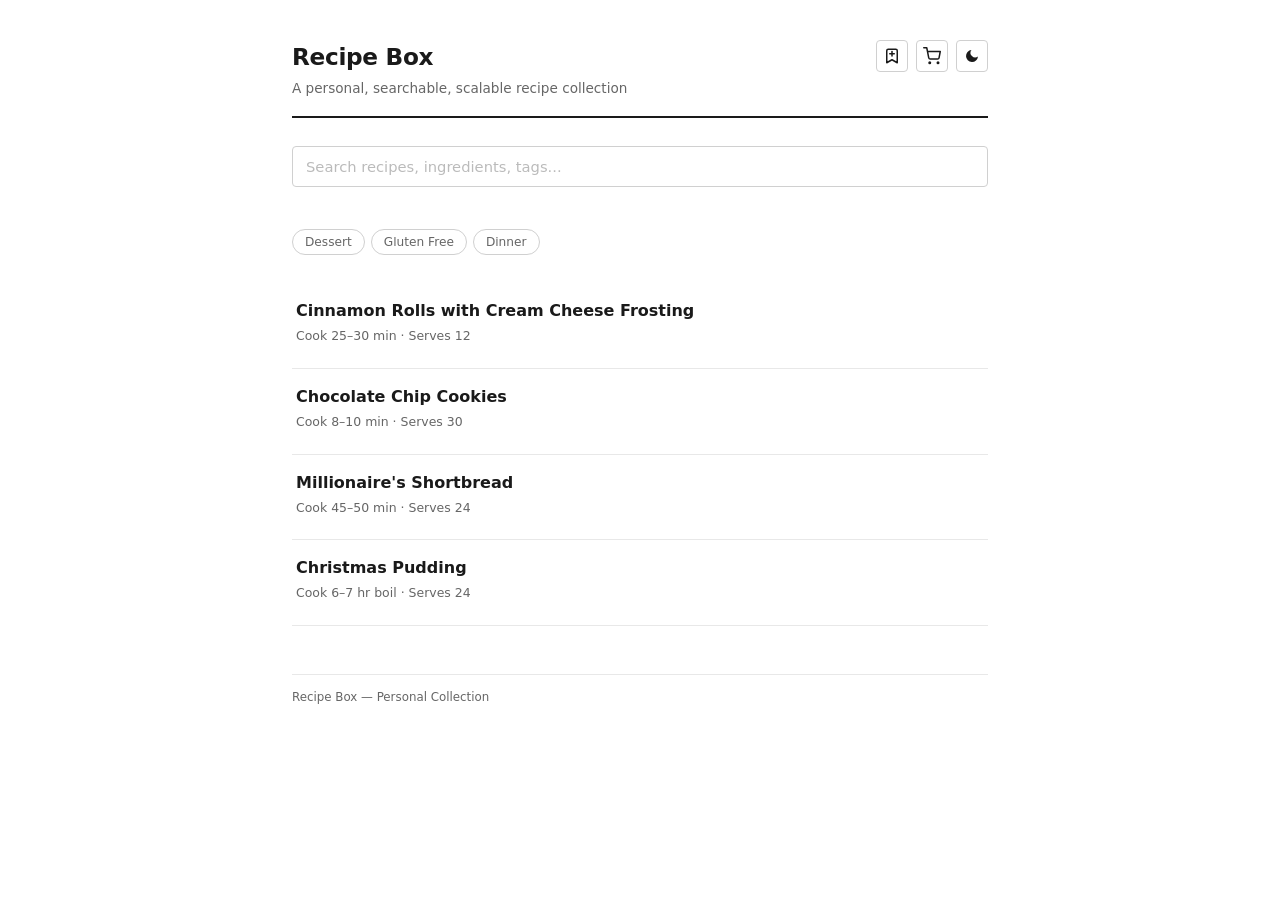
<file: index.html>
<!DOCTYPE html>
<html lang="en">
<head>
  <meta charset="UTF-8" />
  <script>
    (function () {
      try {
        var t = localStorage.getItem('theme');
        if (t === 'dark' || t === 'light') document.documentElement.setAttribute('data-theme', t);
      } catch (e) { /* ignore */ }
    })();
  </script>
  <meta name="viewport" content="width=device-width, initial-scale=1.0" />
  <title>Recipe Box</title>
  <link rel="icon" type="image/png" href="favicon.png" />
  <link rel="apple-touch-icon" href="apple-touch-icon.png" />
  <link rel="manifest" href="site.webmanifest" />
  <meta name="theme-color" content="#a13d2f" />
  <meta name="apple-mobile-web-app-capable" content="yes" />
  <meta name="mobile-web-app-capable" content="yes" />
  <meta name="apple-mobile-web-app-title" content="Recipes" />
  <link rel="stylesheet" href="css/style.css" />
</head>
<body>
<div class="page">

  <div id="header-mount"></div>

  <div class="search-wrap">
    <input type="text" id="recipe-search" placeholder="Search recipes, ingredients, tags..." autocomplete="off" />
    <span class="search-count" id="search-count"></span>
  </div>

  <div class="tag-filters" id="tag-filters"></div>

  <div class="recipe-grid" id="recipe-grid"></div>
  <div class="no-results" id="no-results">No recipes match.</div>

  <div id="footer-mount"></div>
</div>

<script src="js/recipes-data.js"></script>
<script src="js/theme.js"></script>
<script src="js/site-search.js"></script>
<script src="js/pull-to-refresh.js"></script>
<script>
  RecipeBoxTheme.renderHeader(true);
  RecipeBoxTheme.renderFooter();
</script>
</body>
</html>
</file>
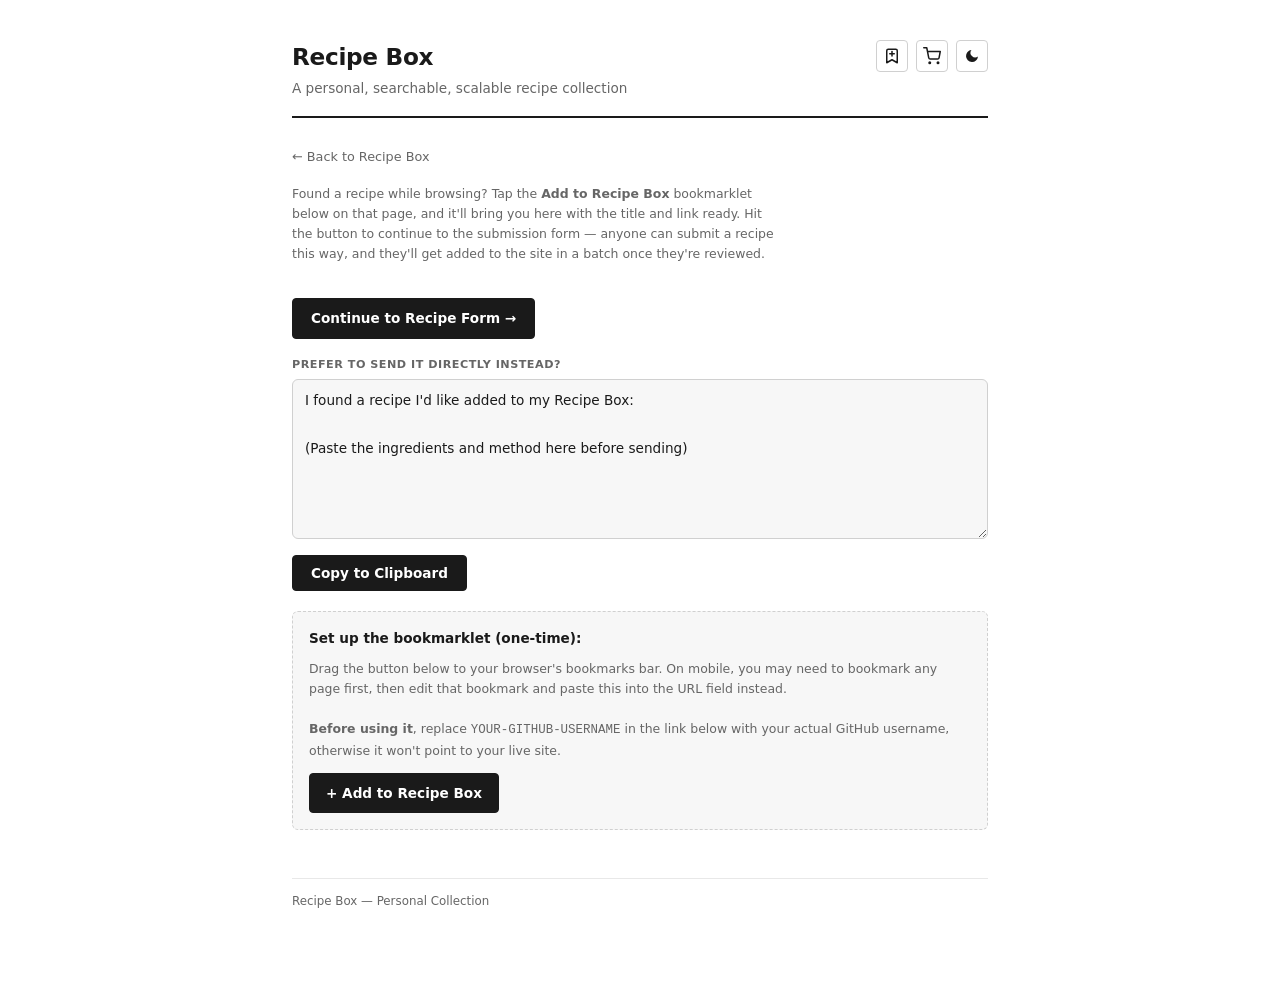
<file: capture.html>
<!DOCTYPE html>
<html lang="en">
<head>
  <meta charset="UTF-8" />
  <script>
    (function () {
      try {
        var t = localStorage.getItem('theme');
        if (t === 'dark' || t === 'light') document.documentElement.setAttribute('data-theme', t);
      } catch (e) { /* ignore */ }
    })();
  </script>
  <meta name="viewport" content="width=device-width, initial-scale=1.0" />
  <title>Capture a Recipe — Recipe Box</title>
  <link rel="icon" type="image/png" href="favicon.png" />
  <link rel="stylesheet" href="css/style.css" />
</head>
<body>
<div class="page">

  <div id="header-mount"></div>

  <a class="recipe-back" href="index.html">&larr; Back to Recipe Box</a>

  <p class="capture-link-hint">
    Found a recipe while browsing? Tap the <strong>Add to Recipe Box</strong> bookmarklet below on
    that page, and it'll bring you here with the title and link ready. Hit the button to continue
    to the submission form — anyone can submit a recipe this way, and they'll get added to the site
    in a batch once they're reviewed.
  </p>

  <div class="capture-field" id="capture-title-field" style="display:none;">
    <label>Page Title</label>
    <div class="capture-value" id="capture-title-value"></div>
  </div>

  <div class="capture-field" id="capture-url-field" style="display:none;">
    <label>Source Link</label>
    <div class="capture-value"><a id="capture-url-value" target="_blank" rel="noopener"></a></div>
  </div>

  <div class="capture-field">
    <a class="capture-copy-btn" id="open-form-btn" href="#" target="_blank" rel="noopener" style="display:inline-block; text-decoration:none;">Continue to Recipe Form &rarr;</a>
    <p id="source-not-wired-note" style="display:none; font-size:0.76rem; color:var(--text-muted); margin-top:10px; max-width:56ch;">
      Note: the source link isn't being auto-filled into the form yet — that piece is still being wired up. You can paste it in manually once you're there.
    </p>
  </div>

  <div class="capture-field">
    <label>Prefer to send it directly instead?</label>
    <textarea class="capture-textarea" id="capture-textarea"></textarea>
    <br />
    <button type="button" class="capture-copy-btn" id="capture-copy-btn">Copy to Clipboard</button>
    <span class="capture-copy-status" id="capture-copy-status"></span>
  </div>

  <div class="bookmarklet-box">
    <p style="font-size:0.85rem; margin-bottom:10px;"><strong>Set up the bookmarklet (one-time):</strong></p>
    <p style="font-size:0.78rem; color:var(--text-muted); margin-bottom:12px; line-height:1.6;">
      Drag the button below to your browser's bookmarks bar. On mobile, you may need to bookmark any
      page first, then edit that bookmark and paste this into the URL field instead.
      <br /><br />
      <strong>Before using it</strong>, replace <code>YOUR-GITHUB-USERNAME</code> in the link below with
      your actual GitHub username, otherwise it won't point to your live site.
    </p>
    <a class="bookmarklet-link" id="bookmarklet-link" href="#">+ Add to Recipe Box</a>
  </div>

  <div id="footer-mount"></div>
</div>

<script src="js/theme.js"></script>
<script>
  RecipeBoxTheme.renderHeader(false);
  RecipeBoxTheme.renderFooter();

  (function () {
    var FORM_BASE_URL = 'https://docs.google.com/forms/d/e/1FAIpQLSffGFy929fPgGGADAUOe3dNN3OtJVYstDr25hKBcpWa4E1OcQ/viewform';
    var ENTRY_TITLE = '237834467';   // confirmed
    var ENTRY_SOURCE = null;         // still need this one — see note in the UI

    var params = new URLSearchParams(window.location.search);
    var url = params.get('url') || '';
    var title = params.get('title') || '';

    if (title) {
      document.getElementById('capture-title-field').style.display = '';
      document.getElementById('capture-title-value').textContent = title;
    }
    if (url) {
      document.getElementById('capture-url-field').style.display = '';
      var a = document.getElementById('capture-url-value');
      a.textContent = url;
      a.href = url;
    }

    var formLink = FORM_BASE_URL;
    var formParams = [];
    if (title) formParams.push('entry.' + ENTRY_TITLE + '=' + encodeURIComponent(title));
    if (url && ENTRY_SOURCE) formParams.push('entry.' + ENTRY_SOURCE + '=' + encodeURIComponent(url));
    if (formParams.length) formLink += '?' + formParams.join('&');
    document.getElementById('open-form-btn').setAttribute('href', formLink);

    if (url && !ENTRY_SOURCE) {
      document.getElementById('source-not-wired-note').style.display = 'block';
    }

    var message = "I found a recipe I'd like added to my Recipe Box:\n\n" +
      (title ? 'Title: ' + title + '\n' : '') +
      (url ? 'Source: ' + url + '\n' : '') +
      '\n(Paste the ingredients and method here before sending)';
    document.getElementById('capture-textarea').value = message;

    document.getElementById('capture-copy-btn').addEventListener('click', function () {
      var textarea = document.getElementById('capture-textarea');
      var status = document.getElementById('capture-copy-status');
      navigator.clipboard.writeText(textarea.value).then(function () {
        status.textContent = 'Copied!';
        setTimeout(function () { status.textContent = ''; }, 2000);
      }).catch(function () {
        textarea.select();
        status.textContent = 'Select-all done — copy manually.';
      });
    });

    // Bookmarklet source — opens capture.html on the current site with the
    // page's URL and title attached, from wherever the person is browsing.
    var bookmarkletSrc =
      "javascript:(function(){var u=encodeURIComponent(location.href);" +
      "var t=encodeURIComponent(document.title);" +
      "window.open('https://YOUR-GITHUB-USERNAME.github.io/recipe-box/capture.html?url='+u+'&title='+t,'_blank');" +
      "})();";
    document.getElementById('bookmarklet-link').setAttribute('href', bookmarkletSrc);
  })();
</script>
</body>
</html>
</file>
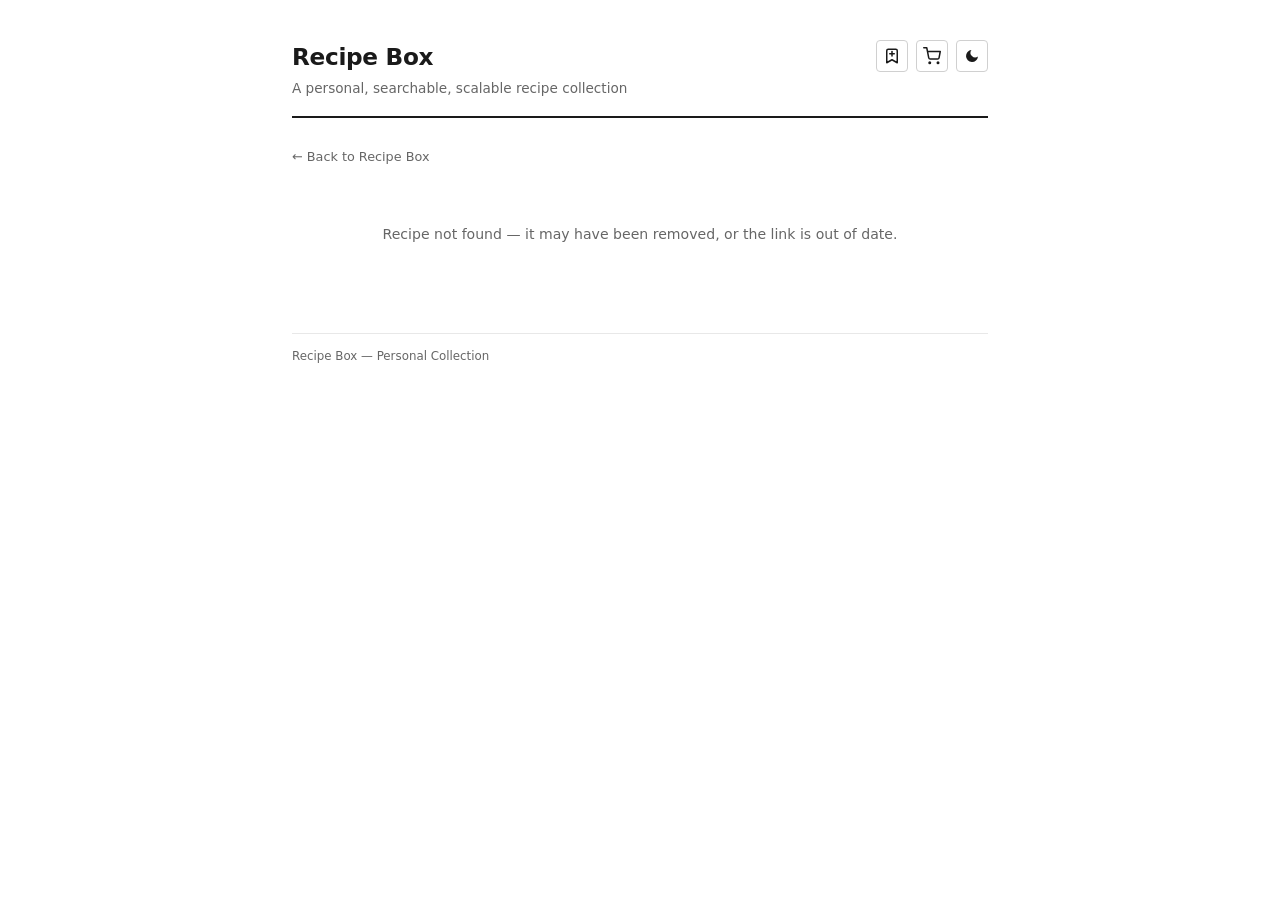
<file: recipe.html>
<!DOCTYPE html>
<html lang="en">
<head>
  <meta charset="UTF-8" />
  <script>
    (function () {
      try {
        var t = localStorage.getItem('theme');
        if (t === 'dark' || t === 'light') document.documentElement.setAttribute('data-theme', t);
      } catch (e) { /* ignore */ }
    })();
  </script>
  <meta name="viewport" content="width=device-width, initial-scale=1.0" />
  <title>Recipe — Recipe Box</title>
  <link rel="icon" type="image/png" href="favicon.png" />
  <link rel="apple-touch-icon" href="apple-touch-icon.png" />
  <link rel="manifest" href="site.webmanifest" />
  <meta name="theme-color" content="#a13d2f" />
  <meta name="apple-mobile-web-app-capable" content="yes" />
  <meta name="mobile-web-app-capable" content="yes" />
  <meta name="apple-mobile-web-app-title" content="Recipes" />
  <link rel="stylesheet" href="css/style.css" />
</head>
<body>
<div class="page">

  <div id="header-mount"></div>

  <a class="recipe-back" href="index.html">&larr; Back to Recipe Box</a>

  <div id="recipe-detail">
    <h2 class="recipe-title" id="recipe-title"></h2>
    <p class="recipe-desc" id="recipe-desc"></p>
    <div class="recipe-meta-row" id="recipe-meta-row"></div>

    <button type="button" class="cook-mode-btn" id="cook-mode-btn">
      <svg width="16" height="16" viewBox="0 0 24 24" fill="none" stroke="currentColor" stroke-width="2" stroke-linecap="round" stroke-linejoin="round"><path d="M5 22h14M12 2a5 5 0 0 0-5 5v6a5 5 0 0 0 10 0V7a5 5 0 0 0-5-5z"/></svg>
      Cook Mode
    </button>

    <div class="servings-control">
      <label>Servings</label>
      <div class="servings-stepper">
        <button type="button" class="servings-btn" id="servings-minus" aria-label="Decrease servings">&minus;</button>
        <div class="servings-value" id="servings-value">4</div>
        <button type="button" class="servings-btn" id="servings-plus" aria-label="Increase servings">+</button>
      </div>
    </div>

    <div class="unit-toggle-control">
      <button type="button" class="unit-toggle-btn" id="unit-toggle-us">As written</button>
      <button type="button" class="unit-toggle-btn" id="unit-toggle-metric">Metric (ml/g)</button>
    </div>
    <p class="unit-toggle-hint">Converts cups/tbsp/tsp &rarr; ml and oz/lb &rarr; g exactly. Ingredients already given in grams stay as-is &mdash; converting cups of a solid ingredient into grams needs to know that specific ingredient's density, which varies too much to guess reliably.</p>

    <div class="recipe-section-title">Ingredients</div>
    <ul class="ingredient-list" id="ingredient-list"></ul>
    <button type="button" class="cook-mode-btn" id="add-to-shopping-list-btn" style="margin-top:14px;">
      <svg width="16" height="16" viewBox="0 0 24 24" fill="none" stroke="currentColor" stroke-width="2" stroke-linecap="round" stroke-linejoin="round"><circle cx="9" cy="21" r="1"/><circle cx="20" cy="21" r="1"/><path d="M1 1h4l2.68 13.39a2 2 0 0 0 2 1.61h9.72a2 2 0 0 0 2-1.61L23 6H6"/></svg>
      Add to Shopping List
    </button>
    <span class="capture-copy-status" id="shopping-add-status"></span>

    <div class="recipe-section-title" style="display:flex; justify-content:space-between; align-items:center;">
      Method
      <button type="button" id="reset-steps-btn" class="reset-steps-btn">Reset checklist</button>
    </div>
    <ol class="step-list" id="step-list"></ol>

    <div class="recipe-notes" id="recipe-notes"></div>
    <div class="recipe-source" id="recipe-source"></div>
  </div>

  <div class="no-results" id="recipe-not-found" style="display:none;">
    Recipe not found — it may have been removed, or the link is out of date.
  </div>

  <div id="footer-mount"></div>
</div>

<div class="cook-mode-banner" id="cook-mode-banner">
  <span>Cook Mode is on — <span id="cook-mode-wake-note"></span></span>
  <button type="button" id="cook-mode-exit">Exit Cook Mode</button>
</div>

<script src="js/recipes-data.js"></script>
<script src="js/theme.js"></script>
<script src="js/recipe.js"></script>
<script src="js/pull-to-refresh.js"></script>
<script>
  RecipeBoxTheme.renderHeader(false);
  RecipeBoxTheme.renderFooter();
</script>
</body>
</html>
</file>
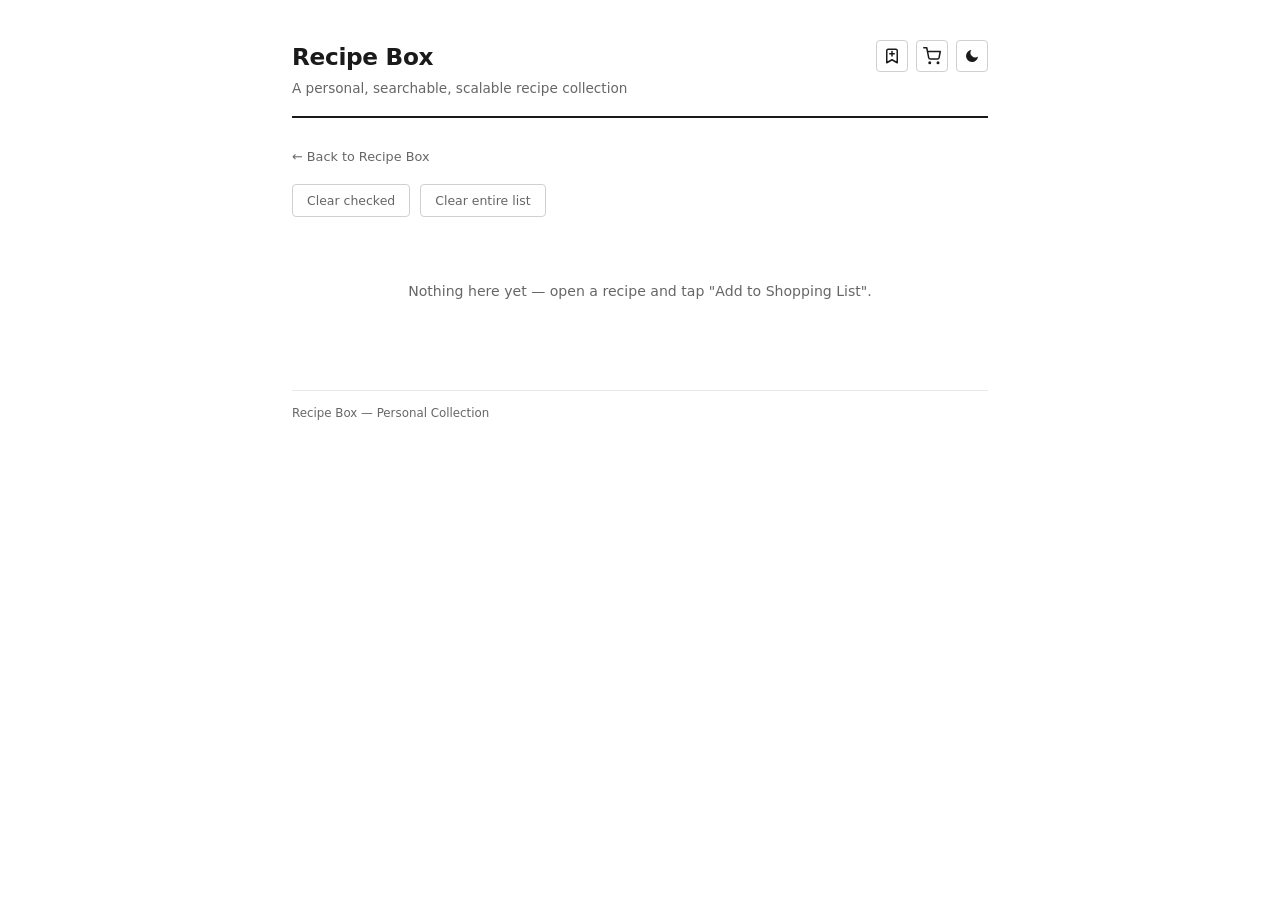
<file: shopping-list.html>
<!DOCTYPE html>
<html lang="en">
<head>
  <meta charset="UTF-8" />
  <script>
    (function () {
      try {
        var t = localStorage.getItem('theme');
        if (t === 'dark' || t === 'light') document.documentElement.setAttribute('data-theme', t);
      } catch (e) { /* ignore */ }
    })();
  </script>
  <meta name="viewport" content="width=device-width, initial-scale=1.0" />
  <title>Shopping List — Recipe Box</title>
  <link rel="icon" type="image/png" href="favicon.png" />
  <link rel="stylesheet" href="css/style.css" />
</head>
<body>
<div class="page">

  <div id="header-mount"></div>

  <a class="recipe-back" href="index.html">&larr; Back to Recipe Box</a>

  <div class="shopping-list-actions">
    <button type="button" id="clear-checked-btn">Clear checked</button>
    <button type="button" id="clear-all-btn">Clear entire list</button>
  </div>

  <div id="shopping-list-content"></div>
  <div class="no-results" id="shopping-list-empty" style="display:none;">
    Nothing here yet — open a recipe and tap "Add to Shopping List".
  </div>

  <div id="footer-mount"></div>
</div>

<script src="js/theme.js"></script>
<script src="js/shopping-list.js"></script>
<script>
  RecipeBoxTheme.renderHeader(false);
  RecipeBoxTheme.renderFooter();
</script>
</body>
</html>
</file>
<file: css/style.css>
*, *::before, *::after { box-sizing: border-box; margin: 0; padding: 0; }

:root {
  --text:         #1a1a1a;
  --text-muted:   #666666;
  --border:       #d0d0d0;
  --border-light: #e8e8e8;
  --bg:           #ffffff;
  --bg-alt:       #f7f7f7;
  --bg-header:    #f0f0f0;
  --mark-bg:      #e8e8e8;
  --accent:       #a13d2f;
}

@media (prefers-color-scheme: dark) {
  :root {
    --text:         #e8e8e8;
    --text-muted:   #9a9a9a;
    --border:       #3a3a3a;
    --border-light: #2a2a2a;
    --bg:           #181818;
    --bg-alt:       #222222;
    --bg-header:    #1e1e1e;
    --mark-bg:      #4a4622;
    --accent:       #d9705c;
  }
}
html[data-theme="dark"] {
  --text: #e8e8e8; --text-muted: #9a9a9a; --border: #3a3a3a; --border-light: #2a2a2a;
  --bg: #181818; --bg-alt: #222222; --bg-header: #1e1e1e; --mark-bg: #4a4622; --accent: #d9705c;
}
html[data-theme="light"] {
  --text: #1a1a1a; --text-muted: #666666; --border: #d0d0d0; --border-light: #e8e8e8;
  --bg: #ffffff; --bg-alt: #f7f7f7; --bg-header: #f0f0f0; --mark-bg: #e8e8e8; --accent: #a13d2f;
}

body {
  font-family: -apple-system, 'Segoe UI', system-ui, sans-serif;
  background: var(--bg);
  color: var(--text);
  font-size: 14px;
  line-height: 1.5;
}

.page { max-width: 760px; margin: 0 auto; padding: 40px 32px 80px; }

/* ── Header ── */
.site-header { padding-bottom: 18px; border-bottom: 2px solid var(--text); margin-bottom: 28px; }
.site-header-top { display: flex; align-items: flex-start; justify-content: space-between; gap: 12px; }
.site-header h1 { font-size: 1.45rem; font-weight: 700; letter-spacing: -0.3px; }
.site-header h1 a { color: inherit; text-decoration: none; }
.site-header h1 a:hover { text-decoration: underline; }
.site-header .subtitle { font-size: 0.85rem; color: var(--text-muted); margin-top: 3px; }

.header-actions { display: flex; align-items: center; gap: 8px; flex-shrink: 0; }
.shopping-list-link {
  width: 32px; height: 32px; display: flex; align-items: center; justify-content: center;
  border: 1px solid var(--border); border-radius: 4px; color: var(--text); text-decoration: none;
}
.shopping-list-link:hover { background: var(--bg-alt); }

.theme-toggle {
  flex-shrink: 0; width: 32px; height: 32px; display: flex; align-items: center; justify-content: center;
  background: none; border: 1px solid var(--border); border-radius: 4px; color: var(--text); cursor: pointer;
}
.theme-toggle:hover { background: var(--bg-alt); }
.theme-toggle svg { display: block; }

/* ── Cook Mode ── */
.cook-mode-btn {
  display: flex; align-items: center; gap: 6px; padding: 10px 16px; border: 1px solid var(--text);
  border-radius: 6px; background: var(--text); color: var(--bg); font-size: 0.85rem; font-weight: 600;
  cursor: pointer; font-family: inherit; margin-bottom: 24px;
}
.cook-mode-btn:hover { opacity: 0.9; }

/* Enlarges ingredients + method text and emphasizes inline weights,
   applied to the whole page — no pagination, nothing to tap through,
   everything stays visible and scrollable exactly as normal. */
body.cook-mode-active .ingredient-list li,
body.cook-mode-active .step-item {
  font-size: 1.2rem;
  line-height: 1.85;
}
body.cook-mode-active .step-checkbox { width: 24px; height: 24px; }
body.cook-mode-active .step-num { width: 30px; height: 30px; font-size: 0.85rem; }
body.cook-mode-active .step-amount {
  background: var(--mark-bg);
  border-radius: 3px;
  padding: 1px 5px;
}
body.cook-mode-active .page { padding-bottom: 90px; } /* room for the fixed banner */

.cook-mode-banner {
  display: none; position: fixed; left: 0; right: 0; bottom: 0; z-index: 1000;
  background: var(--text); color: var(--bg); padding: 14px 20px; align-items: center;
  justify-content: space-between; gap: 14px; font-size: 0.82rem;
}
.cook-mode-banner.active { display: flex; }
.cook-mode-banner button {
  flex-shrink: 0; padding: 8px 14px; border: 1px solid var(--bg); border-radius: 4px; background: none;
  color: var(--bg); font-size: 0.78rem; font-weight: 600; cursor: pointer; font-family: inherit;
}
.cook-mode-banner button:hover { background: rgba(255,255,255,0.12); }

/* ── Pull to refresh ── */
.ptr-indicator {
  position: fixed; top: 0; left: 0; right: 0; text-align: center; font-size: 0.75rem;
  color: var(--text-muted); padding: 10px; background: var(--bg-alt); transform: translateY(-100%);
  transition: transform 0.15s ease; z-index: 999; border-bottom: 1px solid var(--border-light);
}
.ptr-indicator.visible { transform: translateY(0); }

/* ── Capture page ── */
.capture-field { margin-bottom: 18px; }
.capture-field label {
  display: block; font-size: 0.7rem; font-weight: 700; text-transform: uppercase; letter-spacing: 0.5px;
  color: var(--text-muted); margin-bottom: 6px;
}
.capture-field .capture-value { font-size: 0.9rem; word-break: break-all; }
.capture-field .capture-value a { color: var(--text); }
.capture-textarea {
  width: 100%; min-height: 160px; padding: 12px; border: 1px solid var(--border); border-radius: 6px;
  font-family: inherit; font-size: 0.85rem; color: var(--text); background: var(--bg-alt); resize: vertical;
}
.capture-copy-btn {
  margin-top: 10px; padding: 9px 18px; border: 1px solid var(--text); border-radius: 4px; background: var(--text);
  color: var(--bg); font-size: 0.85rem; font-weight: 600; cursor: pointer; font-family: inherit;
}
.capture-copy-btn:hover { opacity: 0.85; }
.capture-copy-status { font-size: 0.78rem; color: var(--text-muted); margin-left: 10px; }

.capture-link-hint {
  font-size: 0.78rem; color: var(--text-muted); line-height: 1.6; margin-bottom: 24px; max-width: 62ch;
}
.bookmarklet-box {
  border: 1px dashed var(--border); border-radius: 6px; padding: 16px; margin: 20px 0; background: var(--bg-alt);
}
.bookmarklet-link {
  display: inline-block; padding: 9px 16px; border: 1px solid var(--text); border-radius: 4px;
  background: var(--text); color: var(--bg) !important; text-decoration: none !important; font-size: 0.85rem;
  font-weight: 600; cursor: grab;
}

/* ── Shopping List ── */
.shopping-list-actions { display: flex; gap: 10px; margin-bottom: 24px; }
.shopping-list-actions button {
  padding: 8px 14px; border: 1px solid var(--border); border-radius: 4px; background: none; color: var(--text-muted);
  font-size: 0.78rem; cursor: pointer; font-family: inherit;
}
.shopping-list-actions button:hover { color: var(--text); background: var(--bg-alt); }

.shopping-group { margin-bottom: 28px; }
.shopping-group-title {
  font-size: 0.7rem; font-weight: 700; text-transform: uppercase; letter-spacing: 0.6px; color: var(--text-muted);
  padding-bottom: 6px; border-bottom: 1px solid var(--border); margin-bottom: 8px;
}
.shopping-item {
  display: flex; align-items: center; gap: 10px; padding: 9px 2px; border-bottom: 1px solid var(--border-light);
  font-size: 0.88rem; cursor: pointer;
}
.shopping-item input[type="checkbox"] { width: 17px; height: 17px; flex-shrink: 0; accent-color: var(--accent); }
.shopping-item.checked { color: var(--text-muted); text-decoration: line-through; }
.shopping-item .shopping-amount { font-weight: 600; font-family: 'Consolas', 'Courier New', monospace; font-size: 0.83rem; flex: 0 0 90px; }

/* ── Search ── */
.search-wrap { margin-bottom: 24px; }
.search-wrap input {
  width: 100%; padding: 11px 13px; border: 1px solid var(--border); border-radius: 4px;
  font-size: 0.92rem; font-family: inherit; color: var(--text); background: var(--bg); outline: none;
}
.search-wrap input:focus { border-color: #888; }
.search-wrap input::placeholder { color: #bbb; }
.search-count { display: block; font-size: 0.75rem; color: var(--text-muted); margin-top: 6px; min-height: 1em; }

.tag-filters { display: flex; flex-wrap: wrap; gap: 6px; margin-bottom: 28px; }
.tag-filter-btn {
  -webkit-appearance: none;
  appearance: none;
  border: 1px solid var(--border); border-radius: 14px; background: none; color: var(--text-muted);
  font-size: 0.76rem; padding: 5px 12px; cursor: pointer; font-family: inherit;
}
.tag-filter-btn:hover { color: var(--text); }
.tag-filter-btn.active { background: var(--text); color: var(--bg); border-color: var(--text); }

/* ── Recipe cards ── */
.recipe-grid { display: flex; flex-direction: column; }
.recipe-card {
  display: block; padding: 16px 4px; border-bottom: 1px solid var(--border-light);
  text-decoration: none; color: var(--text);
}
.recipe-card:hover { background: var(--bg-alt); }
.recipe-card-title { font-weight: 700; font-size: 1rem; margin-bottom: 4px; }
.recipe-card-meta { font-size: 0.78rem; color: var(--text-muted); margin-bottom: 6px; }
.recipe-card-desc { font-size: 0.85rem; color: var(--text); }
.recipe-card-tags { margin-top: 8px; display: flex; flex-wrap: wrap; gap: 5px; }
.recipe-tag {
  font-size: 0.7rem; color: var(--text-muted); border: 1px solid var(--border-light);
  border-radius: 10px; padding: 2px 8px;
}

.no-results { display: none; padding: 40px 0; text-align: center; color: var(--text-muted); font-size: 0.88rem; }

/* ── Recipe detail page ── */
.recipe-back { display: inline-block; font-size: 0.8rem; color: var(--text-muted); text-decoration: none; margin-bottom: 18px; }
.recipe-back:hover { color: var(--text); }

.recipe-title { font-size: 1.6rem; font-weight: 700; letter-spacing: -0.3px; margin-bottom: 6px; }
.recipe-desc { font-size: 0.92rem; color: var(--text-muted); margin-bottom: 16px; max-width: 60ch; }

.recipe-meta-row { display: flex; flex-wrap: wrap; gap: 18px; font-size: 0.8rem; color: var(--text-muted); margin-bottom: 24px; }
.recipe-meta-row strong { color: var(--text); font-weight: 600; }

.servings-control {
  display: flex; align-items: center; gap: 10px; margin-bottom: 28px; padding: 12px 16px;
  border: 1px solid var(--border); border-radius: 6px; background: var(--bg-alt); width: fit-content;
}
.servings-control label { font-size: 0.78rem; font-weight: 700; text-transform: uppercase; letter-spacing: 0.5px; color: var(--text-muted); }
.servings-stepper { display: flex; align-items: center; gap: 0; }
.servings-btn {
  width: 30px; height: 30px; border: 1px solid var(--border); background: var(--bg); color: var(--text);
  font-size: 1rem; cursor: pointer; font-family: inherit;
}
.servings-btn:first-child { border-radius: 4px 0 0 4px; }
.servings-btn:last-child { border-radius: 0 4px 4px 0; }
.servings-btn:hover { background: var(--bg-header); }
.servings-value {
  width: 44px; height: 30px; display: flex; align-items: center; justify-content: center;
  border-top: 1px solid var(--border); border-bottom: 1px solid var(--border); font-weight: 700; font-size: 0.9rem;
}

.unit-toggle-control { display: flex; gap: 8px; margin-bottom: 8px; }
.unit-toggle-btn {
  padding: 8px 14px; border: 1px solid var(--border); border-radius: 5px; background: var(--bg);
  color: var(--text-muted); font-size: 0.8rem; font-weight: 600; cursor: pointer; font-family: inherit;
}
.unit-toggle-btn:hover { color: var(--text); }
.unit-toggle-btn.active { background: var(--text); color: var(--bg); border-color: var(--text); }
.unit-toggle-hint { font-size: 0.72rem; color: var(--text-muted); line-height: 1.6; margin-bottom: 24px; max-width: 56ch; }

.recipe-section-title {
  font-size: 0.7rem; font-weight: 700; text-transform: uppercase; letter-spacing: 0.9px; color: var(--text-muted);
  padding-bottom: 6px; border-bottom: 1px solid var(--border); margin-bottom: 12px; margin-top: 32px;
}
.recipe-section-title:first-of-type { margin-top: 0; }

.ingredient-list { list-style: none; }
.ingredient-list li {
  display: flex; gap: 10px; padding: 7px 0; border-bottom: 1px solid var(--border-light); font-size: 0.88rem;
}
.ingredient-list li.ingredient-group-heading {
  display: block; border-bottom: none; padding: 14px 0 4px; font-size: 0.72rem; font-weight: 700;
  text-transform: uppercase; letter-spacing: 0.6px; color: var(--text-muted);
}
.ingredient-list li.ingredient-group-heading:first-child { padding-top: 0; }
.ingredient-amount { flex: 0 0 90px; font-weight: 600; font-family: 'Consolas', 'Courier New', monospace; font-size: 0.85rem; }

.step-list { list-style: none; }
.step-list li { border-bottom: 1px solid var(--border-light); }
.step-item {
  display: flex; align-items: flex-start; gap: 10px; padding: 10px 0; font-size: 0.9rem; line-height: 1.65;
  cursor: pointer;
}
.step-checkbox { width: 18px; height: 18px; flex-shrink: 0; margin-top: 2px; accent-color: var(--accent); }
.step-num {
  flex-shrink: 0; width: 22px; height: 22px; border: 1px solid var(--border); border-radius: 50%;
  display: flex; align-items: center; justify-content: center; font-size: 0.72rem; font-weight: 700;
  color: var(--text-muted); margin-top: 1px;
}
.step-item.step-checked .step-text { text-decoration: line-through; color: var(--text-muted); }
.step-item.step-checked .step-num { border-color: var(--border-light); color: var(--border); }

.reset-steps-btn {
  border: 1px solid var(--border); border-radius: 4px; background: none; color: var(--text-muted);
  font-size: 0.68rem; padding: 4px 10px; cursor: pointer; font-family: inherit; text-transform: none;
  letter-spacing: normal; font-weight: 500;
}
.reset-steps-btn:hover { color: var(--text); background: var(--bg-alt); }

.step-timer-btn {
  display: block; margin: 6px 0 4px 32px; padding: 7px 14px; border: 1px solid var(--border); border-radius: 5px;
  background: var(--bg-alt); color: var(--text); font-size: 0.78rem; font-weight: 600; cursor: pointer;
  font-family: inherit;
}
.step-timer-btn:hover { background: var(--bg-header); }
.step-timer-btn.timer-running { border-color: var(--accent); color: var(--accent); background: var(--bg); }
.step-timer-btn.timer-done { border-color: var(--accent); background: var(--accent); color: #fff; }

@keyframes timer-flash { 0%, 100% { background: transparent; } 30% { background: var(--mark-bg); } }
.timer-flash { animation: timer-flash 1s ease 3; }

body.cook-mode-active .step-timer-btn { font-size: 0.95rem; padding: 10px 18px; margin-left: 40px; }

.recipe-notes { font-size: 0.85rem; color: var(--text-muted); margin-top: 24px; padding: 14px 16px; border: 1px solid var(--border); border-radius: 6px; background: var(--bg-alt); }

.recipe-source { font-size: 0.75rem; color: var(--text-muted); margin-top: 24px; }
.recipe-source a { color: var(--text-muted); }

/* ── Footer ── */
.site-footer { margin-top: 48px; padding-top: 14px; border-top: 1px solid var(--border-light); font-size: 0.74rem; color: var(--text-muted); }

/* ── Highlight ── */
mark { background: var(--mark-bg); color: var(--text); border-radius: 2px; padding: 0 1px; }

/* ── Responsive ── */
@media (max-width: 600px) {
  .page { padding: 20px 14px 60px; }
  .recipe-meta-row { gap: 12px; }
  .ingredient-amount { flex: 0 0 72px; }
}
</file>
